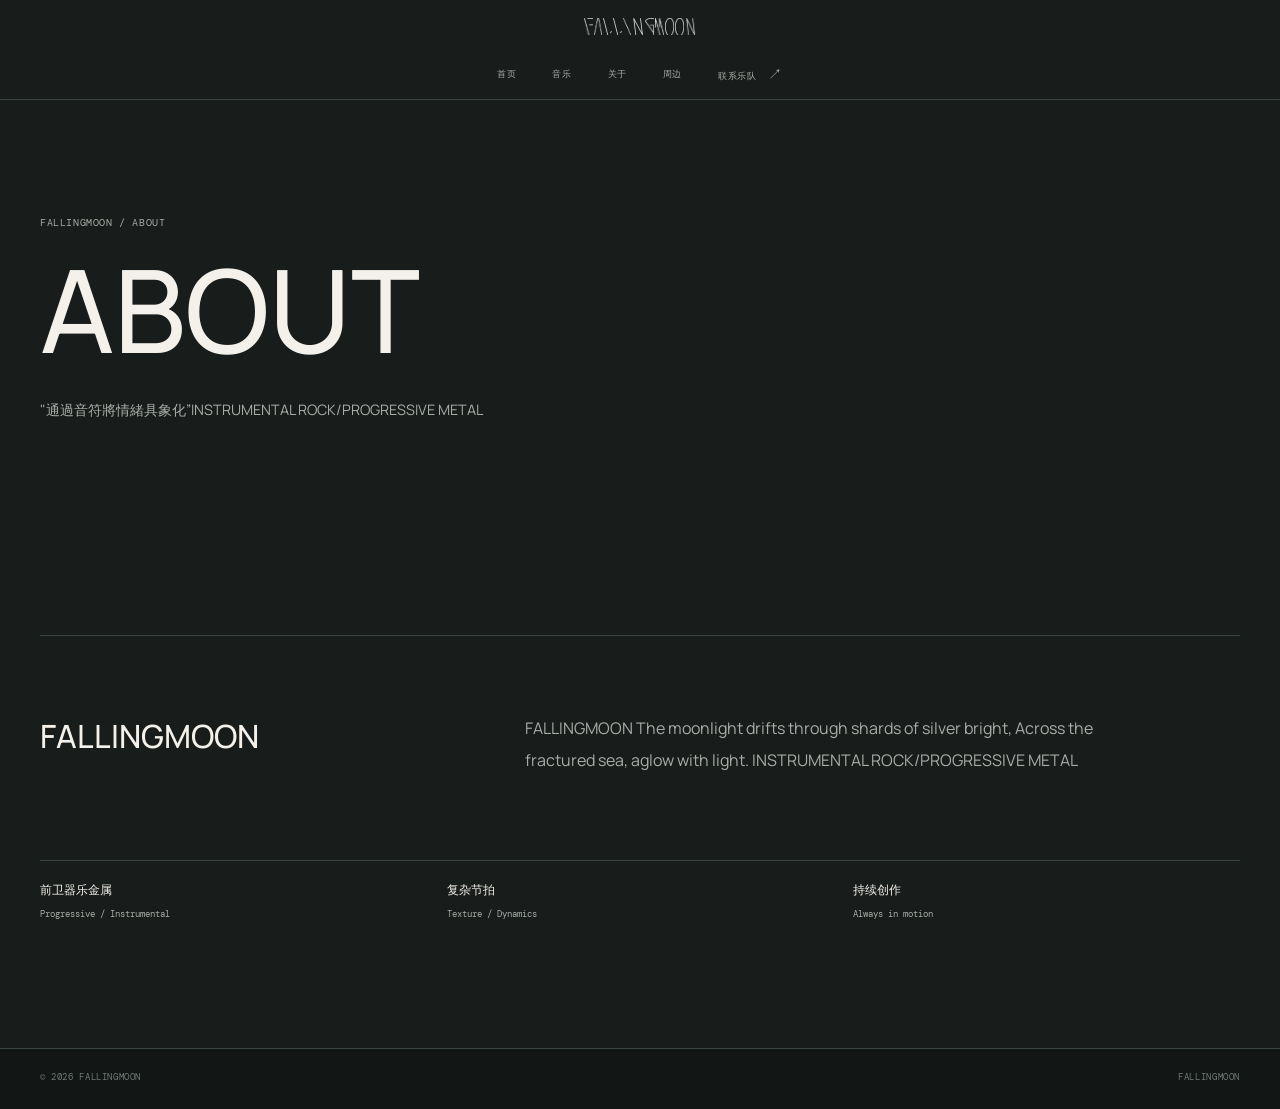
<file: about.html>
<!doctype html>
<html lang="zh-CN">

<head>
  <meta charset="UTF-8">
  <meta name="viewport" content="width=device-width, initial-scale=1.0">
  <meta name="description" content="关于 FALLINGMOON。前卫器乐金属摇滚乐队。">
  <meta name="theme-color" content="#181c1b">
  <title>关于 / FALLINGMOON</title>
  <link rel="icon" type="image/png" href="img/FALLINGMOON.png">
  <link rel="stylesheet" href="styles.css">
</head>

<body class="subpage about-page">
  <header class="site-header" id="siteHeader">
    <nav class="site-nav shell" aria-label="主导航">
      <a class="brand" href="index.html" aria-label="回到首页"><span class="brand__name brand__glyph-word"
          data-glyph-word="FALLINGMOON" aria-label="FALLINGMOON"></span></a>
      <button class="menu-toggle" id="menuToggle" type="button" aria-label="打开导航"
        aria-expanded="false"><span></span><span></span></button>
      <div class="nav-panel" id="navPanel">
        <a class="nav-link" href="index.html">首页</a>
        <a class="nav-link" href="music.html">音乐</a>
        <a class="nav-link is-active" href="about.html">关于</a>
        <a class="nav-link" href="index.html#merch">周边</a>
        <a class="nav-link nav-link--contact" href="contact.html">联系乐队 <span>↗</span></a>
      </div>
    </nav>
  </header>

  <main class="subpage-main">
    <section class="subpage-hero">
      <div class="shell">
        <p class="subpage-kicker">FALLINGMOON / ABOUT</p>
        <h1 class="subpage-title">ABOUT</h1>
        <p class="subpage-copy">"通過音符將情緒具象化”INSTRUMENTAL
          ROCK/PROGRESSIVE METAL</p>
      </div>
    </section>

    <section class="about-page-content section" id="about">
      <div class="shell">
        <div class="about-page-grid">
          <h2>FALLINGMOON</h2>
          <p>FALLINGMOON The moonlight drifts through shards of
            silver bright, Across the fractured sea, aglow
            with light. INSTRUMENTAL ROCK/PROGRESSIVE
            METAL</p>
        </div>
        <div class="about-page-facts">
          <div><strong>前卫器乐金属</strong><span>Progressive / Instrumental</span></div>
          <div><strong>复杂节拍</strong><span>Texture / Dynamics</span></div>
          <div><strong>持续创作</strong><span>Always in motion</span></div>
        </div>
      </div>
    </section>
  </main>

  <footer class="site-footer">
    <div class="shell site-footer__inner"><span>© 2026 FALLINGMOON</span><span>FALLINGMOON</span></div>
  </footer>
  <script src="script.js"></script>
</body>

</html>
</file>
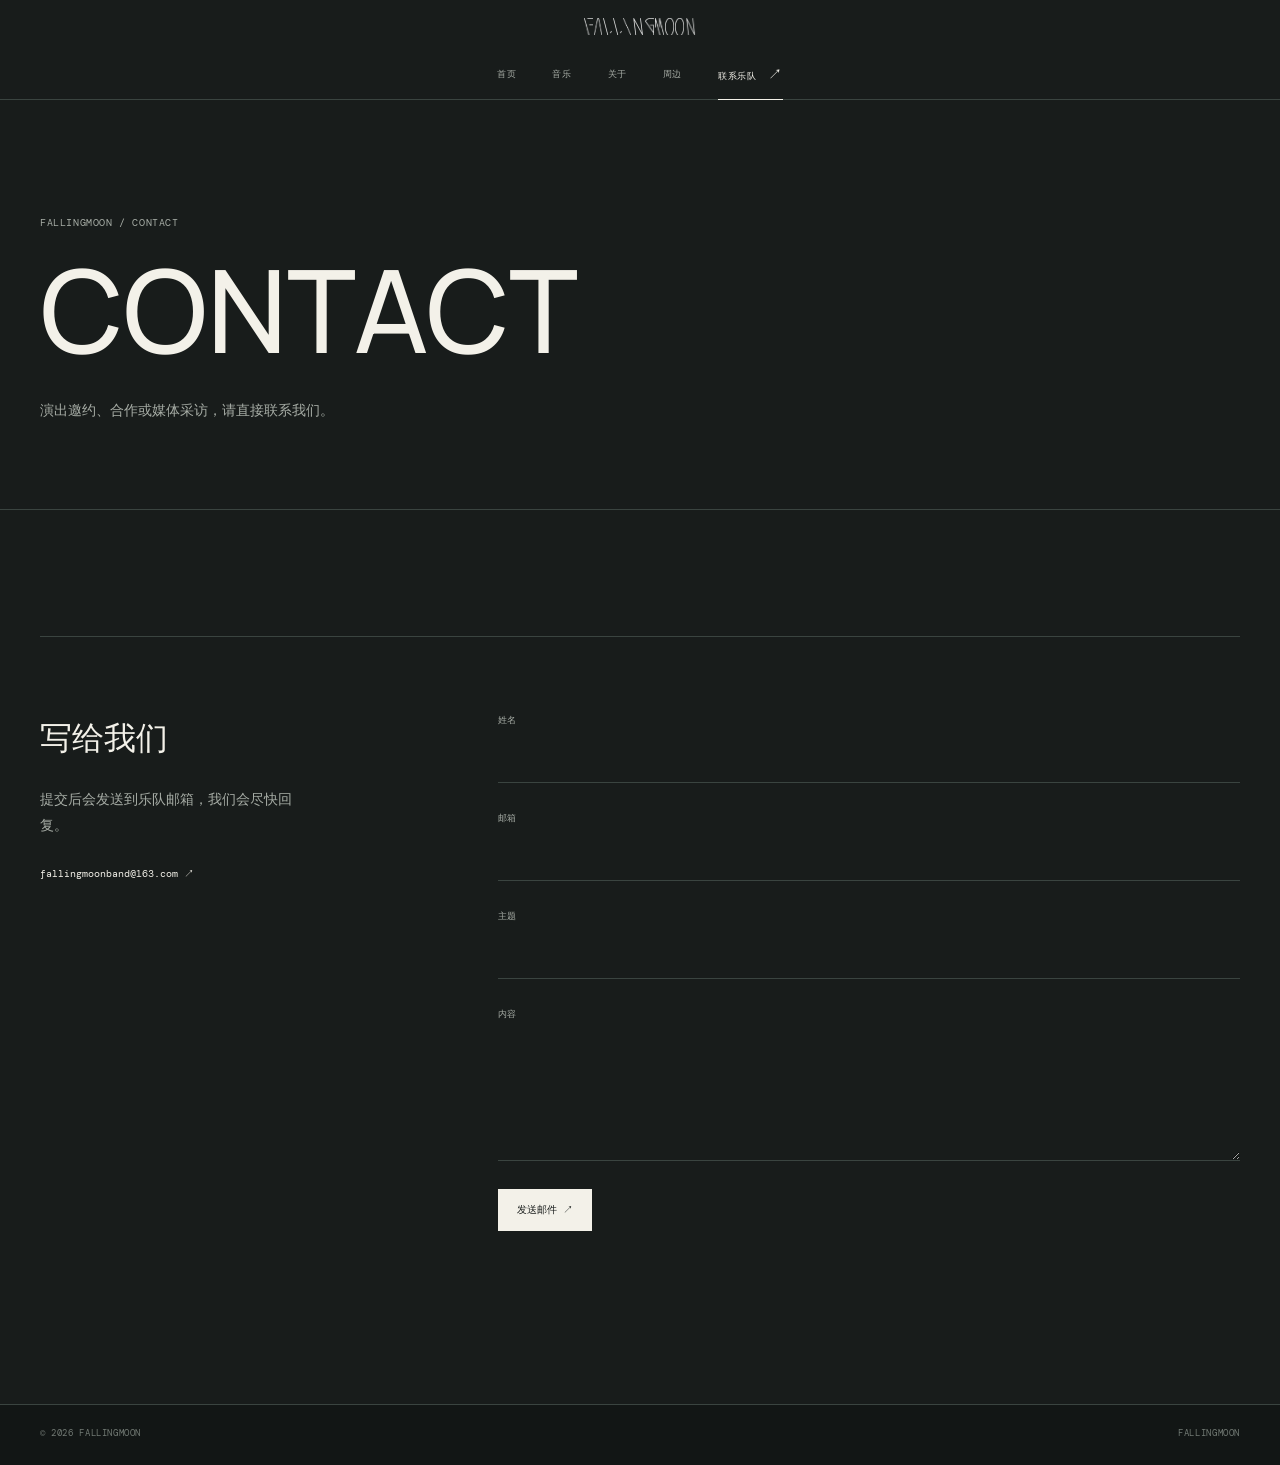
<file: contact.html>
<!doctype html>
<html lang="zh-CN">

<head>
  <meta charset="UTF-8">
  <meta name="viewport" content="width=device-width, initial-scale=1.0">
  <meta name="description" content="联系 FALLINGMOON。">
  <meta name="theme-color" content="#181c1b">
  <title>联系 / FALLINGMOON</title>
  <link rel="icon" type="image/png" href="img/FALLINGMOON.png">
  <link rel="stylesheet" href="styles.css">
</head>

<body class="subpage">
  <header class="site-header" id="siteHeader">
    <nav class="site-nav shell" aria-label="主导航">
      <a class="brand" href="index.html" aria-label="回到首页"><span class="brand__name brand__glyph-word" data-glyph-word="FALLINGMOON" aria-label="FALLINGMOON"></span></a>
      <button class="menu-toggle" id="menuToggle" type="button" aria-label="打开导航" aria-expanded="false"><span></span><span></span></button>
      <div class="nav-panel" id="navPanel">
        <a class="nav-link" href="index.html">首页</a>
        <a class="nav-link" href="music.html">音乐</a>
        <a class="nav-link" href="about.html">关于</a>
        <a class="nav-link" href="index.html#merch">周边</a>
        <a class="nav-link nav-link--contact is-active" href="contact.html">联系乐队 <span>↗</span></a>
      </div>
    </nav>
  </header>

  <main class="subpage-main">
    <section class="subpage-hero">
      <div class="shell">
        <p class="subpage-kicker">FALLINGMOON / CONTACT</p>
        <h1 class="subpage-title">CONTACT</h1>
        <p class="subpage-copy">演出邀约、合作或媒体采访，请直接联系我们。</p>
      </div>
    </section>

    <section class="contact-page section">
      <div class="shell contact-form-wrap">
        <div class="contact-form-note">
          <h2>写给我们</h2>
          <p>提交后会发送到乐队邮箱，我们会尽快回复。</p>
          <a href="mailto:fallingmoonband@163.com">fallingmoonband@163.com ↗</a>
        </div>
        <form class="contact-form" id="contactForm" data-endpoint="https://fallingmoon-contact.1665663734.workers.dev" data-web3forms-key="6ed68070-ac8f-41bb-ab2d-5cef7253cd21">
          <div class="form-field"><label for="name">姓名</label><input id="name" name="name" type="text" autocomplete="name" required></div>
          <div class="form-field"><label for="email">邮箱</label><input id="email" name="email" type="email" autocomplete="email" required></div>
          <div class="form-field"><label for="subject">主题</label><input id="subject" name="subject" type="text" required></div>
          <div class="form-field"><label for="message">内容</label><textarea id="message" name="message" required></textarea></div>
          <button class="form-submit" type="submit">发送邮件 ↗</button>
          <p class="form-status" id="formStatus" aria-live="polite"></p>
        </form>
      </div>
    </section>
  </main>

  <footer class="site-footer"><div class="shell site-footer__inner"><span>© 2026 FALLINGMOON</span><span>FALLINGMOON</span></div></footer>
  <script src="script.js"></script>
</body>

</html>
</file>
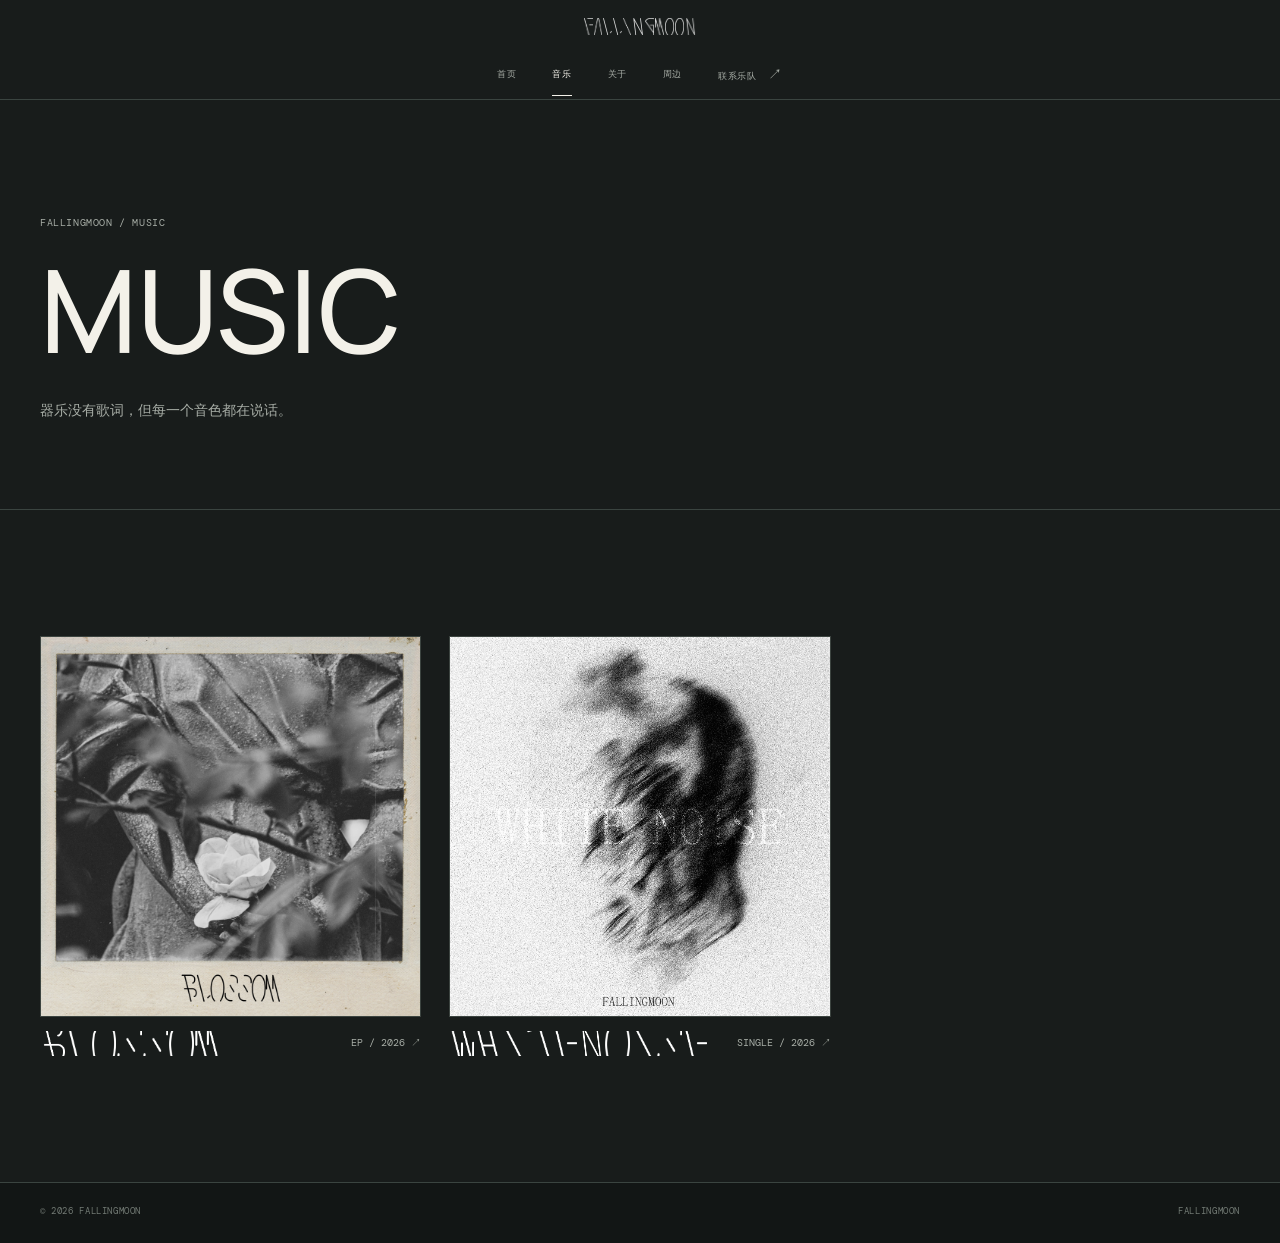
<file: music.html>
<!doctype html>
<html lang="zh-CN">

<head>
  <meta charset="UTF-8">
  <meta name="viewport" content="width=device-width, initial-scale=1.0">
  <meta name="description" content="FALLINGMOON 音乐作品。">
  <meta name="theme-color" content="#181c1b">
  <title>音乐 / FALLINGMOON</title>
  <link rel="icon" type="image/png" href="img/FALLINGMOON.png">
  <link rel="stylesheet" href="styles.css">
</head>

<body class="subpage">
  <header class="site-header" id="siteHeader">
    <nav class="site-nav shell" aria-label="主导航">
      <a class="brand" href="index.html" aria-label="回到首页">
        <span class="brand__name brand__glyph-word" data-glyph-word="FALLINGMOON" aria-label="FALLINGMOON"></span>
      </a>
      <button class="menu-toggle" id="menuToggle" type="button" aria-label="打开导航" aria-expanded="false"><span></span><span></span></button>
      <div class="nav-panel" id="navPanel">
        <a class="nav-link" href="index.html">首页</a>
        <a class="nav-link is-active" href="music.html">音乐</a>
        <a class="nav-link" href="about.html">关于</a>
        <a class="nav-link" href="index.html#merch">周边</a>
        <a class="nav-link nav-link--contact" href="contact.html">联系乐队 <span>↗</span></a>
      </div>
    </nav>
  </header>

  <main class="subpage-main">
    <section class="subpage-hero">
      <div class="shell">
        <p class="subpage-kicker">FALLINGMOON / MUSIC</p>
        <h1 class="subpage-title">MUSIC</h1>
        <p class="subpage-copy">器乐没有歌词，但每一个音色都在说话。</p>
      </div>
    </section>

    <section class="music-archive section" aria-label="FALLINGMOON 音乐作品">
      <div class="shell">
        <div class="music-archive-grid">
          <a class="music-archive-card" href="https://music.163.com/#/artist?id=94501654" target="_blank" rel="noopener">
            <img src="img/封面/EP/BLOSSOM.jpg" alt="BLOSSOM EP 封面">
            <div class="music-archive-card__name">
              <span class="music-archive-card__glyph" data-glyph-word="BLOSSOM" aria-label="BLOSSOM"></span>
              <span>EP / 2026 ↗</span>
            </div>
          </a>
          <a class="music-archive-card" href="https://music.163.com/#/artist?id=94501654" target="_blank" rel="noopener">
            <img src="img/封面/单曲/WHITE NOISE_封面.jpg" alt="WHITE NOISE 单曲封面">
            <div class="music-archive-card__name">
              <span class="music-archive-card__glyph" data-glyph-word="WHITE NOISE" aria-label="WHITE NOISE"></span>
              <span>SINGLE / 2026 ↗</span>
            </div>
          </a>
        </div>
      </div>
    </section>
  </main>

  <footer class="site-footer"><div class="shell site-footer__inner"><span>© 2026 FALLINGMOON</span><span>FALLINGMOON</span></div></footer>
  <script src="script.js"></script>
</body>

</html>
</file>
<file: styles.css>
@import url('https://fonts.googleapis.com/css2?family=DM+Mono:wght@400;500&family=Manrope:wght@400;500;600;700;800&display=swap');

:root {
  --paper: #f0efeb;
  --ink: #111211;
  --soft: #62635e;
  --muted: #8e8f88;
  --line: #d5d4ce;
  --dark: #111211;
  --dark-soft: #1a1b1a;
  --dark-line: rgba(240, 239, 235, 0.18);
  --red: var(--ink);
  --shell: min(1180px, calc(100% - 88px));
  --sans: 'Manrope', 'Microsoft YaHei', 'PingFang SC', Arial, sans-serif;
  --mono: 'DM Mono', 'Microsoft YaHei', 'PingFang SC', monospace;
  --ease: cubic-bezier(0.22, 1, 0.36, 1);
}

* { box-sizing: border-box; }
html { overflow-x: hidden; scroll-behavior: smooth; font-size: 16px; }
body { margin: 0; overflow-x: hidden; color: var(--ink); background: var(--paper); font-family: var(--sans); line-height: 1.5; -webkit-font-smoothing: antialiased; }
body.nav-open { overflow: hidden; }
::selection { color: var(--paper); background: var(--red); }
a { color: inherit; text-decoration: none; }
button { font: inherit; }
img { display: block; max-width: 100%; }
.shell { width: var(--shell); margin-inline: auto; }

.brand__name, .nav-link, .header-cta, .button, .text-link, .release-feature__meta, .release-card__number, .live-row__date span, .site-footer {
  font-family: var(--mono);
  letter-spacing: 0.07em;
  text-transform: uppercase;
}

.site-header { position: relative; z-index: 20; border-bottom: 1px solid var(--line); color: var(--ink); background: var(--paper); }
.site-nav { position: relative; display: grid; grid-template-columns: 1fr auto 1fr; grid-template-rows: auto auto; align-items: center; padding-top: 22px; }
.site-nav::before { position: absolute; top: 0; left: 50%; width: 1px; height: 8px; background: var(--line); content: ''; }
.brand { grid-column: 2; display: inline-flex; align-items: center; justify-content: center; gap: 9px; width: fit-content; margin: 0 auto 18px; }
.brand__name { color: var(--ink); font-size: 0.78rem; letter-spacing: 0.17em; }
.brand__glyph-word { display: flex; align-items: center; height: 17px; gap: 1px; }
.brand__glyph-word img { width: auto; height: 100%; filter: none; opacity: 0.9; }
.nav-panel { grid-column: 1 / -1; display: flex; align-items: center; justify-content: center; gap: 42px; padding: 13px 0 15px; border-top: 1px solid var(--line); }
.nav-link { position: relative; color: var(--soft); font-size: 0.59rem; transition: color 0.25s ease; }
.nav-link:hover, .nav-link.is-active { color: var(--ink); }
.nav-link.is-active::after { position: absolute; right: 0; bottom: -16px; left: 0; height: 1px; background: var(--ink); content: ''; }
.nav-link small { display: none; }
.nav-link--contact { color: var(--red); }
.nav-link span, .header-cta span { margin-left: 6px; font-family: var(--sans); font-size: 0.9rem; }
.header-cta { position: absolute; right: 0; bottom: 16px; color: var(--soft); font-size: 0.57rem; transition: color 0.25s ease; }
.header-cta:hover { color: var(--ink); }
.menu-toggle { display: none; }

.hero { position: relative; min-height: 720px; height: min(88vh, 840px); overflow: hidden; color: var(--paper); background: var(--dark); }
.hero__image-wrap { position: absolute; z-index: 0; top: 68px; right: 0; bottom: 0; width: min(54vw, 690px); overflow: hidden; background: var(--dark-soft); }
.hero__image-wrap::after { position: absolute; inset: 0; background: rgba(17, 18, 17, 0.08); content: ''; pointer-events: none; }
.hero__image { width: 100%; height: 100%; object-fit: cover; filter: grayscale(0.3) saturate(0.75) contrast(1.06); transform: scale(1.02); transition: transform 1.2s var(--ease); }
.hero:hover .hero__image { transform: scale(1.04); }
.hero__content { position: relative; z-index: 1; display: flex; flex-direction: column; height: 100%; padding-top: 100px; padding-bottom: 45px; }
.hero__title { display: flex; flex-direction: column; gap: 0; width: 55%; margin: auto 0 43px -5px; font-size: clamp(4.8rem, 10vw, 10.2rem); line-height: 0.76; }
.hero__title .hero__glyph-row { display: flex; align-items: stretch; height: 0.76em; gap: 0; margin-left: 0 !important; color: initial; -webkit-text-stroke: 0; }
.hero__title .hero__glyph-row--outline { margin-left: 0.43em !important; opacity: 0.76; }
.hero__glyph-row img { width: auto; height: 100%; filter: invert(1); object-fit: contain; }
.hero__bottom { display: flex; align-items: flex-end; justify-content: space-between; width: 53%; gap: 25px; }
.hero__lead { margin: 0; color: rgba(240, 239, 235, 0.72); font-size: 0.87rem; line-height: 1.9; }
.hero__actions { display: flex; align-items: center; gap: 20px; }
.button { display: inline-flex; align-items: center; justify-content: center; gap: 11px; min-height: 42px; padding: 0 17px; border: 1px solid transparent; font-size: 0.58rem; transition: background 0.3s ease, color 0.3s ease, transform 0.3s var(--ease); }
.button:hover { transform: translateY(-2px); }
.button span, .text-link span { font-family: var(--sans); font-size: 0.95rem; line-height: 0; }
.button--lime { color: var(--ink); background: var(--paper); }
.button--lime:hover { color: var(--paper); background: var(--red); }
.button--dark { color: var(--paper); border-color: rgba(240, 239, 235, 0.45); background: transparent; }
.button--dark:hover { color: var(--ink); border-color: var(--paper); background: var(--paper); }
.text-link { color: rgba(240, 239, 235, 0.66); font-size: 0.58rem; transition: color 0.25s ease; }
.text-link:hover { color: var(--paper); }
.hero__stamp { display: none; }
.section { padding: 150px 0; }
.music-section, .live-section { background: var(--paper); }
.section-heading { position: relative; margin-bottom: 74px; }
.section-heading h2 { max-width: 820px; margin: 0; color: var(--ink); font-size: clamp(2.5rem, 5vw, 5rem); font-weight: 500; letter-spacing: 0; line-height: 1; }
.section-heading h2 span { color: var(--muted); font-size: 0.38em; font-weight: 400; letter-spacing: 0; }

.release-feature { display: grid; grid-template-columns: minmax(320px, 0.92fr) minmax(390px, 1.08fr); min-height: 500px; background: transparent; }
.release-feature__visual { position: relative; min-height: 500px; overflow: hidden; background: #d8d7d1; }
.release-feature__visual::after { position: absolute; inset: 0; background: rgba(17, 18, 17, 0.05); content: ''; }
.release-feature__visual img { width: 100%; height: 100%; object-fit: cover; transition: transform 1s var(--ease); }
.release-feature:hover .release-feature__visual img { transform: scale(1.03); }
.release-feature__index, .release-feature__badge { position: absolute; z-index: 1; color: var(--ink); font-family: var(--mono); font-size: 0.57rem; letter-spacing: 0.08em; }
.release-feature__index { top: 18px; left: 19px; }
.release-feature__badge { right: 19px; bottom: 18px; color: var(--paper); }
.release-feature__body { display: flex; flex-direction: column; justify-content: space-between; padding: 22px 0 10px 72px; }
.release-feature__meta { display: flex; gap: 17px; color: var(--muted); font-size: 0.57rem; }
.release-glyph-title { display: flex; align-items: stretch; height: clamp(4rem, 8.4vw, 8rem); gap: 1px; margin: 35px 0 0 -4px !important; }
.release-glyph-title img { width: auto; height: 100%; filter: none; object-fit: contain; }
.release-glyph-title--small { height: 1.35rem; margin: 8px 0 0 !important; }
.release-feature__desc { max-width: 400px; margin: 28px 0 0; color: var(--soft); font-size: 0.86rem; line-height: 1.9; }
.release-feature__rule { width: 100%; height: 1px; margin-top: auto; background: var(--line); }
.release-feature__footer { display: flex; align-items: flex-end; justify-content: space-between; gap: 20px; padding-top: 23px; }
.release-feature__footer p { margin: 7px 0 0; color: var(--soft); font-size: 0.63rem; }
.release-feature__footer .button--dark { color: var(--ink); border-color: var(--ink); }
.release-feature__footer .button--dark:hover { color: var(--paper); border-color: var(--ink); background: var(--ink); }

.release-grid { display: grid; grid-template-columns: minmax(280px, 0.7fr) minmax(260px, 0.3fr); gap: 55px; margin-top: 105px; }
.release-card__image { position: relative; aspect-ratio: 1.6; overflow: hidden; background: #dddcd6; }
.release-card__image img { width: 100%; height: 100%; object-fit: cover; filter: grayscale(0.68); transition: transform 0.9s var(--ease), filter 0.5s ease; }
.release-card:hover .release-card__image img { transform: scale(1.04); filter: grayscale(0); }
.release-card__number { position: absolute; top: 15px; left: 17px; color: var(--ink); font-size: 0.57rem; }
.release-card__play { position: absolute; right: 17px; bottom: 15px; display: grid; width: 35px; height: 35px; place-items: center; color: var(--paper); background: var(--ink); font-size: 0.95rem; transition: transform 0.3s var(--ease), background 0.3s ease; }
.release-card__play:hover { color: var(--ink); background: var(--paper); transform: rotate(45deg); }
.release-card__info { display: flex; align-items: flex-start; justify-content: space-between; padding-top: 15px; }
.release-card__info h3 { margin: 8px 0 0; color: var(--ink); font-size: 1.32rem; font-weight: 500; letter-spacing: 0; }
.release-card__arrow { color: var(--ink); font-size: 1.1rem; }
.release-note { display: flex; flex-direction: column; justify-content: space-between; padding: 12px 0 5px; border-top: 1px solid var(--line); }
.release-note__mark { color: var(--ink); font-family: Georgia, serif; font-size: 4rem; line-height: 0.6; }
.release-note p { margin: 0; color: var(--ink); font-size: 0.94rem; line-height: 1.85; }

.about-section { display: grid; grid-template-columns: minmax(400px, 0.9fr) minmax(420px, 1.1fr); align-items: stretch; padding: 0; color: var(--paper); background: var(--dark); }
.about-section__image { position: relative; min-height: 730px; overflow: hidden; }
.about-section__image::after { position: absolute; inset: 0; background: rgba(17, 18, 17, 0.2); content: ''; }
.about-section__image img { width: 100%; height: 100%; object-fit: cover; filter: grayscale(1) contrast(1.1); }
.about-section__body { display: flex; flex-direction: column; justify-content: center; padding-top: 90px; padding-bottom: 90px; }
.about-section__body h2 { max-width: 650px; margin: 0 0 30px; color: var(--paper); font-size: clamp(2.5rem, 5vw, 4.8rem); font-weight: 500; letter-spacing: 0; line-height: 1; }
.about-section__body h2 em, .contact-section h2 em { color: var(--paper); font-style: normal; }
.about-section__copy { max-width: 440px; color: rgba(240, 239, 235, 0.66); font-size: 0.85rem; line-height: 2; }
.about-section__facts { display: grid; grid-template-columns: repeat(3, 1fr); gap: 18px; max-width: 550px; margin-top: 63px; padding-top: 17px; border-top: 1px solid var(--dark-line); }
.about-section__facts strong { display: block; color: var(--paper); font-size: 0.66rem; font-weight: 400; line-height: 1.7; }

.section-heading--row { display: flex; align-items: flex-end; justify-content: space-between; }
.live-list { border-top: 1px solid var(--line); }
.live-row { display: grid; grid-template-columns: 150px 1fr 150px; align-items: center; gap: 22px; min-height: 108px; border-bottom: 1px solid var(--line); transition: padding 0.3s var(--ease), background 0.3s ease; }
.live-row:hover { padding-inline: 14px; background: #e7e6e0; }
.live-row__date { display: flex; align-items: baseline; gap: 9px; }
.live-row__date strong { color: var(--ink); font-size: 2.65rem; font-weight: 500; letter-spacing: 0; line-height: 1; }
.live-row__date span { color: var(--muted); font-size: 0.56rem; }
.live-row__place strong { display: block; color: var(--ink); font-size: 0.93rem; font-weight: 500; letter-spacing: 0; }
.live-row__place span { display: block; margin-top: 5px; color: var(--soft); font-size: 0.71rem; }
.live-row__link { justify-self: end; color: var(--ink); font-family: var(--mono); font-size: 0.6rem; }
.live-row__link span { margin-left: 6px; font-family: var(--sans); font-size: 0.95rem; }
.live-row__link:hover { color: var(--red); }
.live-row__link--muted { color: var(--muted); }

.contact-section { position: relative; min-height: 590px; overflow: hidden; color: var(--ink); background: var(--paper); }
.contact-section__orbit { display: none; }
.contact-section__inner { display: flex; flex-direction: column; justify-content: center; min-height: 590px; }
.contact-section h2 { max-width: 650px; margin: 0 0 25px; color: var(--ink); font-size: clamp(2.6rem, 5vw, 5.2rem); font-weight: 500; letter-spacing: 0; line-height: 1; }
.contact-section h2 em { color: var(--ink); }
.contact-section__copy { max-width: 360px; margin: 0; color: var(--soft); font-size: 0.84rem; line-height: 1.9; }
.contact-section__email { width: fit-content; margin-top: 38px; padding-bottom: 6px; color: var(--ink); border-bottom: 1px solid var(--ink); font-family: var(--mono); font-size: clamp(0.63rem, 1.15vw, 0.84rem); letter-spacing: 0.05em; }
.contact-section__email span { margin-left: 8px; font-family: var(--sans); font-size: 1rem; }
.contact-section__links { display: flex; gap: 22px; margin-top: 38px; }
.contact-section__links a { color: var(--soft); font-family: var(--mono); font-size: 0.58rem; transition: color 0.25s ease; }
.contact-section__links a:hover { color: var(--ink); }
.contact-section__links span { margin-left: 4px; color: var(--ink); font-family: var(--sans); font-size: 0.86rem; }

.site-footer { padding: 22px 0 25px; color: var(--muted); background: var(--dark); font-size: 0.55rem; }
.site-footer__inner { display: flex; justify-content: space-between; gap: 20px; }
.reveal, .reveal.is-visible { opacity: 1; transform: none; }

.music-section .section-heading, .music-section .release-feature, .music-section .release-grid { display: none; }
.home-overview { display: grid; grid-template-columns: 1.18fr 0.84fr 1.16fr; gap: 68px; min-height: 520px; }
.overview-heading { display: flex; align-items: flex-start; justify-content: space-between; min-height: 58px; }
.overview-heading h2 { margin: 0; color: var(--ink); font-size: clamp(2rem, 3.1vw, 3.35rem); font-weight: 500; letter-spacing: 0; line-height: 0.98; }
.overview-heading a, .overview-more { color: var(--ink); font-family: Georgia, serif; font-size: 1.2rem; font-style: italic; }
.overview-heading a span, .overview-more span { display: inline-block; margin-left: 8px; font-family: var(--sans); font-size: 0.82rem; font-style: normal; }
.overview-release__cover { display: block; width: min(100%, 300px); margin: 105px auto 0; }
.overview-release__cover img { width: 100%; aspect-ratio: 1; object-fit: cover; filter: grayscale(0.4); transition: transform 0.8s var(--ease), filter 0.5s ease; }
.overview-release__cover:hover img { filter: grayscale(0); transform: translateY(-6px); }
.overview-release__caption { display: flex; align-items: flex-end; justify-content: space-between; width: min(100%, 300px); margin: 10px auto 0; color: var(--ink); font-family: var(--mono); font-size: 0.72rem; }
.release-glyph-title--tiny { height: 1.55rem; margin: 0 !important; }
.overview-live__event { display: flex; flex-direction: column; gap: 8px; margin-top: 113px; color: var(--ink); }
.overview-live__event span, .overview-live__event small { color: var(--soft); font-family: var(--mono); font-size: 0.68rem; }
.overview-live__event strong { font-size: 1rem; font-weight: 500; }
.overview-live__event small { font-family: var(--sans); font-size: 0.78rem; }
.overview-more { display: inline-block; margin-top: 116px; font-size: 1rem; }
.overview-news ul { margin: 112px 0 0; padding: 0; list-style: none; }
.overview-news li { display: block; padding: 16px 0; border-bottom: 1px solid var(--line); color: var(--ink); font-family: var(--mono); font-size: 0.66rem; }
.overview-news li:first-child { border-top: 1px solid var(--line); }
.overview-news li a { transition: color 0.25s ease; }
.overview-news li a:hover { color: var(--red); }
.release-gallery { display: grid; grid-template-columns: 1.28fr 0.86fr; align-items: start; gap: 42px; max-width: 920px; margin-top: 110px; }
.release-gallery__item { position: relative; display: block; overflow: hidden; }
.release-gallery__item img { width: 100%; aspect-ratio: 1.12; object-fit: cover; filter: grayscale(0.52); transition: transform 0.8s var(--ease), filter 0.5s ease; }
.release-gallery__item--large img { aspect-ratio: 1.48; }
.release-gallery__item:hover img { filter: grayscale(0); transform: scale(1.03); }
.release-gallery__item span { display: block; margin-top: 10px; color: var(--ink); font-family: var(--mono); font-size: 0.61rem; }

@media (max-width: 980px) {
  :root { --shell: min(100% - 48px, 760px); }
  .nav-panel { gap: 25px; }
  .header-cta { display: none; }
  .hero__image-wrap { width: 55vw; }
  .hero__title { width: 55%; }
  .release-feature { grid-template-columns: 0.82fr 1.18fr; }
  .release-feature__body { padding-left: 42px; }
  .about-section { grid-template-columns: 0.84fr 1.16fr; }
  .about-section__body { padding-inline: 48px; }
}

@media (max-width: 720px) {
  :root { --shell: calc(100% - 40px); }
  .site-nav { display: flex; height: 68px; padding: 0; }
  .site-nav::before { display: none; }
  .brand { margin: 0; }
  .brand__glyph-word { height: 15px; }
  .menu-toggle { position: relative; z-index: 3; display: block; width: 38px; height: 38px; margin-left: auto; padding: 0; border: 1px solid var(--line); background: transparent; color: var(--ink); cursor: pointer; }
  .menu-toggle span { display: block; width: 14px; height: 1px; margin: 5px auto; background: currentColor; transition: transform 0.3s var(--ease); }
  .menu-toggle.is-open span:first-child { transform: translateY(3px) rotate(45deg); }
  .menu-toggle.is-open span:last-child { transform: translateY(-3px) rotate(-45deg); }
  .nav-panel { position: fixed; z-index: 2; top: 0; bottom: 0; left: 0; display: flex; width: 100%; flex-direction: column; align-items: flex-start; justify-content: center; gap: 25px; padding: 40px; border: 0; background: var(--paper); transform: translateX(-100%); transition: transform 0.55s var(--ease); }
  .nav-panel.is-open { transform: translateX(0); }
  .nav-link { color: var(--ink); font-family: var(--sans); font-size: 1.03rem; font-weight: 500; }
  .nav-link small { display: inline; margin-left: 7px; color: var(--red); font-family: var(--mono); font-size: 0.57rem; }
  .nav-link.is-active::after { bottom: -7px; }
  .hero { min-height: 730px; height: calc(100svh - 68px); }
  .hero__image-wrap { top: 158px; right: 20px; bottom: auto; width: calc(100% - 40px); height: 360px; }
  .hero__content { position: relative; padding-top: 43px; padding-bottom: 32px; }
  .hero__title { display: none; }
  .hero__bottom { position: absolute; right: 0; bottom: 30px; left: 0; display: block; width: 100%; }
  .hero__lead { font-size: 0.82rem; }
  .hero__actions { align-items: flex-start; flex-direction: column; gap: 16px; margin-top: 22px; }
  .section { padding: 91px 0; }
  .section-heading { margin-bottom: 47px; }
  .section-heading h2 { font-size: clamp(2.5rem, 13vw, 4.3rem); }
  .release-feature { display: block; min-height: 0; }
  .release-feature__visual { min-height: 0; aspect-ratio: 1 / 1.05; }
  .release-feature__body { min-height: 405px; padding: 28px 0 0; }
  .release-glyph-title { height: clamp(3.7rem, 20vw, 6.1rem); }
  .release-glyph-title--small { height: 1.1rem; }
  .release-feature__desc { margin-top: 21px; font-size: 0.82rem; }
  .release-feature__footer { align-items: flex-start; flex-direction: column; padding-top: 18px; }
  .release-feature__footer .button { width: 100%; }
  .release-grid { grid-template-columns: 1fr; gap: 42px; margin-top: 82px; }
  .release-card__image { aspect-ratio: 1.3; }
  .release-note { min-height: 170px; }
  .about-section { display: block; }
  .about-section__image { min-height: 420px; }
  .about-section__body { min-height: 610px; padding-top: 78px; padding-bottom: 78px; }
  .about-section__body h2 { font-size: clamp(2.5rem, 13vw, 4.3rem); }
  .about-section__facts { grid-template-columns: 1fr 1fr; gap: 25px 14px; margin-top: 50px; }
  .about-section__facts div:last-child { grid-column: 1 / -1; }
  .section-heading--row { display: block; }
  .live-row { grid-template-columns: 1fr auto; gap: 11px 18px; min-height: 148px; padding: 19px 0; }
  .live-row:hover { padding-inline: 0; background: transparent; }
  .live-row__date { grid-column: 1 / -1; }
  .live-row__date strong { font-size: 2.2rem; }
  .live-row__link { grid-column: 2; justify-self: end; }
  .contact-section, .contact-section__inner { min-height: 600px; }
  .contact-section__inner { padding-top: 82px; padding-bottom: 82px; }
  .contact-section h2 { font-size: clamp(2.7rem, 14vw, 4.5rem); }
  .contact-section__email { margin-top: 34px; font-size: 0.62rem; }
  .contact-section__links { flex-wrap: wrap; gap: 15px 18px; margin-top: 35px; }
  .site-footer__inner { flex-direction: column; gap: 8px; }

  .home-overview { grid-template-columns: 1fr; gap: 80px; min-height: 0; }
  .overview-heading { min-height: 46px; }
  .overview-release__cover { margin-top: 46px; }
  .overview-live__event { margin-top: 50px; }
  .overview-more { margin-top: 44px; }
  .overview-news ul { margin-top: 44px; }
  .release-gallery { grid-template-columns: 1fr; gap: 42px; max-width: none; margin-top: 90px; }
}

:root {
  --paper: #0d0f0f;
  --ink: #f1f0eb;
  --soft: #a3a59f;
  --muted: #676b66;
  --line: #2b302d;
  --dark: #070808;
  --dark-soft: #151817;
  --dark-line: rgba(241, 240, 235, 0.18);
}

body { color: var(--ink); background: var(--paper); }
::selection { color: var(--paper); background: var(--ink); }
.site-header { color: var(--ink); border-color: var(--line); background: var(--paper); }
.brand__name, .nav-link { color: var(--ink); }
.brand__glyph-word img, .hero__glyph-row img { filter: invert(1); }
.nav-link { color: var(--soft); }
.nav-link:hover, .nav-link.is-active, .nav-link--contact { color: var(--ink); }
.nav-link.is-active::after { background: var(--ink); }
.hero { color: var(--ink); background: var(--paper); }
.hero__image-wrap { border: 1px solid var(--line); background: #050606; }
.hero__image { filter: none; }
.hero__title { color: var(--ink); }
.hero__title .hero__glyph-row--outline { opacity: 0.55; }
.hero__lead, .text-link { color: var(--soft); }
.text-link:hover { color: var(--ink); }
.button--dark { color: var(--paper); border-color: var(--ink); background: var(--ink); }
.button--dark:hover { color: var(--ink); border-color: var(--ink); background: transparent; }
.section, .music-section, .live-section { color: var(--ink); background: var(--paper); }
.overview-heading h2, .section-heading h2 { color: var(--ink); }
.overview-heading a, .overview-more, .section-link { color: var(--ink); }
.overview-news li { border-color: var(--line); color: var(--ink); }
.overview-news li a:hover { color: var(--soft); }
.home-overview { grid-template-columns: minmax(0, 1.28fr) minmax(260px, 0.72fr); gap: 76px; min-height: 0; }
.overview-release .release-gallery { grid-template-columns: repeat(2, minmax(0, 1fr)); gap: 24px; max-width: none; margin: 66px 0 0; }
.release-gallery__item { overflow: visible; }
.release-gallery__item img { aspect-ratio: 1; filter: grayscale(0.2); border: 1px solid var(--line); }
.release-gallery__item:hover img { filter: grayscale(0); transform: translateY(-4px); }
.release-gallery__item span { color: var(--ink); }
.overview-news ul { margin-top: 66px; }

.video-section { border-top: 1px solid var(--line); background: var(--dark-soft); }
.video-section .section-heading { align-items: baseline; }
.section-link { font-family: var(--mono); font-size: 0.62rem; letter-spacing: 0.05em; }

.merch-section { background: var(--dark); }
.merch-grid { display: grid; grid-template-columns: repeat(2, minmax(0, 1fr)); gap: 24px; margin-top: 42px; }
.merch-card { display: block; color: var(--ink); }
.merch-card img { width: 100%; aspect-ratio: 1.5; object-fit: cover; border: 1px solid var(--line); filter: grayscale(0.35) brightness(0.78); transition: filter 0.4s ease, transform 0.6s var(--ease); }
.merch-card:hover img { filter: grayscale(0) brightness(0.95); transform: translateY(-4px); }
.merch-card span { display: block; margin-top: 12px; color: var(--ink); font-family: var(--mono); font-size: 0.62rem; }
.site-footer { color: var(--muted); border-top: 1px solid var(--line); background: var(--dark); }

.subpage-main { min-height: calc(100vh - 118px); background: var(--paper); }
.subpage-hero { padding: 116px 0 84px; border-bottom: 1px solid var(--line); }
.subpage-kicker { margin: 0 0 28px; color: var(--soft); font-family: var(--mono); font-size: 0.62rem; letter-spacing: 0.06em; }
.subpage-title { margin: 0; color: var(--ink); font-size: clamp(3.8rem, 9vw, 9rem); font-weight: 500; letter-spacing: 0; line-height: 0.9; }
.subpage-copy { max-width: 480px; margin: 34px 0 0; color: var(--soft); font-size: 0.9rem; line-height: 2; }
.music-archive { padding-top: 96px; padding-bottom: 130px; }
.music-archive-grid { display: grid; grid-template-columns: repeat(3, minmax(0, 1fr)); gap: 28px; }
.music-archive-card { display: block; color: var(--ink); }
.music-archive-card img { width: 100%; aspect-ratio: 1; object-fit: cover; border: 1px solid var(--line); filter: grayscale(0.2); transition: filter 0.4s ease, transform 0.6s var(--ease); }
.music-archive-card:hover img { filter: grayscale(0); transform: translateY(-5px); }
.music-archive-card__name { display: flex; align-items: center; justify-content: space-between; gap: 12px; margin-top: 14px; }
.music-archive-card__name span { color: var(--soft); font-family: var(--mono); font-size: 0.62rem; }
.music-archive-card__glyph { display: flex; align-items: stretch; height: 1.55rem; gap: 1px; }
.music-archive-card__glyph img { width: auto; height: 100%; border: 0; filter: invert(1); }

.about-page .subpage-hero { border-bottom: 0; }
.about-page-content { padding-bottom: 130px; }
.about-page-grid { display: grid; grid-template-columns: 0.7fr 1.3fr; gap: 100px; padding-top: 76px; border-top: 1px solid var(--line); }
.about-page-grid h2 { margin: 0; color: var(--ink); font-size: 2rem; font-weight: 500; }
.about-page-grid p { max-width: 580px; margin: 0; color: var(--soft); font-size: 1rem; line-height: 2; }
.about-page-facts { display: grid; grid-template-columns: repeat(3, 1fr); gap: 20px; margin-top: 84px; padding-top: 20px; border-top: 1px solid var(--line); }
.about-page-facts strong { display: block; color: var(--ink); font-size: 0.78rem; font-weight: 500; }
.about-page-facts span { display: block; margin-top: 8px; color: var(--soft); font-family: var(--mono); font-size: 0.58rem; }

.contact-page { padding-bottom: 130px; }
.contact-form-wrap { display: grid; grid-template-columns: 0.65fr 1.35fr; gap: 100px; padding-top: 76px; border-top: 1px solid var(--line); }
.contact-form-note h2 { margin: 0; color: var(--ink); font-size: 2rem; font-weight: 500; }
.contact-form-note p { max-width: 260px; margin: 26px 0 0; color: var(--soft); font-size: 0.85rem; line-height: 1.9; }
.contact-form-note a { display: inline-block; margin-top: 28px; color: var(--ink); font-family: var(--mono); font-size: 0.62rem; }
.contact-form { display: grid; gap: 28px; }
.form-field { display: grid; gap: 9px; }
.form-field label { color: var(--soft); font-family: var(--mono); font-size: 0.59rem; letter-spacing: 0.05em; }
.form-field input, .form-field textarea { width: 100%; padding: 11px 0; color: var(--ink); border: 0; border-bottom: 1px solid var(--line); outline: 0; background: transparent; font: inherit; }
.form-field input:focus, .form-field textarea:focus { border-color: var(--ink); }
.form-field textarea { min-height: 130px; resize: vertical; }
.form-submit { width: fit-content; padding: 13px 18px; color: var(--paper); border: 1px solid var(--ink); background: var(--ink); font-family: var(--mono); font-size: 0.62rem; cursor: pointer; }
.form-submit:hover { color: var(--ink); background: transparent; }
.form-submit:disabled { cursor: wait; opacity: 0.5; }
.form-status { min-height: 1.5em; margin: 0; color: var(--soft); font-size: 0.78rem; }

@media (max-width: 720px) {
  .hero { color: var(--ink); background: var(--paper); }
  .hero__image-wrap { border-color: var(--line); }
  .home-overview { grid-template-columns: 1fr; gap: 70px; }
  .overview-release .release-gallery { grid-template-columns: 1fr; gap: 32px; margin-top: 44px; }
  .overview-news ul { margin-top: 30px; }
  .video-section, .merch-section { padding-top: 88px; padding-bottom: 88px; }
  .video-section .section-heading { display: flex; align-items: baseline; justify-content: space-between; gap: 18px; }
  .merch-grid { grid-template-columns: 1fr; gap: 34px; }
  .subpage-hero { padding: 82px 0 66px; }
  .subpage-title { font-size: clamp(3.6rem, 17vw, 6.2rem); }
  .music-archive { padding-top: 68px; padding-bottom: 92px; }
  .music-archive-grid { grid-template-columns: 1fr; gap: 48px; }
  .about-page-content { padding-bottom: 92px; }
  .about-page-grid, .contact-form-wrap { grid-template-columns: 1fr; gap: 52px; padding-top: 52px; }
  .about-page-facts { grid-template-columns: 1fr; gap: 26px; margin-top: 58px; }
  .contact-page { padding-bottom: 92px; }
}

@media (prefers-reduced-motion: reduce) {
  *, *::before, *::after { scroll-behavior: auto !important; animation-duration: 0.01ms !important; animation-iteration-count: 1 !important; transition-duration: 0.01ms !important; }
}

:root {
  --paper: #0d0f0f;
  --ink: #f1f0eb;
  --soft: #a3a59f;
  --muted: #676b66;
  --line: #2b302d;
  --dark: #070808;
  --dark-line: rgba(241, 240, 235, 0.18);
  --shell: min(1200px, calc(100% - 72px));
}

.site-nav::before { display: none; }
.site-nav { padding-top: 18px; }
.brand { margin-bottom: 16px; }
.nav-panel { gap: 36px; padding: 12px 0 14px; border-top: 0; }
.nav-link.is-active::after { bottom: -15px; }
.nav-link--contact { color: var(--soft); }

.hero {
  min-height: 600px;
  height: clamp(600px, calc(100svh - 112px), 780px);
  color: var(--ink);
  background: var(--paper);
}
.hero__image-wrap {
  top: 62px;
  right: max(0px, calc((100vw - 1200px) / 2));
  bottom: 46px;
  width: min(32vw, 420px);
  background: var(--dark);
}
.hero__image-wrap::after { display: none; }
.hero__image {
  object-fit: contain;
  filter: none;
  transform: none;
}
.hero:hover .hero__image { transform: none; }
.hero__content { padding-top: 72px; padding-bottom: 54px; }
.hero__title {
  width: 58%;
  margin: auto 0 38px;
  color: var(--ink);
  font-size: clamp(4.6rem, 9vw, 9.2rem);
}
.hero__title .hero__glyph-row--outline { opacity: 0.62; }
.brand__glyph-word img, .hero__glyph-row img { filter: invert(1); }
.hero__bottom { width: 48%; }
.hero__lead { color: var(--soft); font-size: 0.82rem; line-height: 1.8; }
.hero__actions { gap: 18px; }
.button--dark { color: var(--paper); border-color: var(--ink); background: var(--ink); }
.button--dark:hover { color: var(--ink); border-color: var(--ink); background: transparent; }
.text-link { color: var(--soft); }
.text-link:hover { color: var(--ink); }

.section { padding: 126px 0; }
.home-overview { gap: 54px; min-height: 430px; }
.overview-heading { min-height: 48px; }
.overview-heading h2 { font-size: clamp(1.95rem, 3vw, 3.15rem); font-weight: 500; }
.overview-release__cover { margin-top: 76px; }
.overview-live__event { margin-top: 84px; }
.overview-more { margin-top: 91px; }
.overview-news ul { margin-top: 78px; }
.release-gallery { gap: 36px; max-width: 860px; margin-top: 92px; }
.release-gallery__item img { filter: grayscale(0.28); }

.about-section {
  display: block;
  padding: 0;
  color: var(--ink);
  background: var(--dark-soft);
}
.about-section__body {
  display: grid;
  grid-template-columns: minmax(220px, 0.62fr) minmax(420px, 1.38fr);
  align-items: stretch;
  gap: 90px;
  min-height: 500px;
  padding-top: 108px;
  padding-bottom: 108px;
}
.about-section__intro { align-self: start; }
.about-section__body h2 {
  margin: 0;
  color: var(--ink);
  font-size: clamp(2.5rem, 5vw, 5rem);
}
.about-section__copy {
  max-width: 500px;
  margin: 0;
  color: var(--soft);
  font-size: 0.9rem;
  line-height: 2;
}
.about-section__intro .about-section__copy { margin-top: 42px; }
.about-section__facts {
  align-self: end;
  grid-template-columns: repeat(3, 1fr);
  max-width: none;
  margin: 0;
  padding-top: 20px;
  border-top: 1px solid var(--dark-line);
}
.about-section__facts strong { color: var(--ink); font-size: 0.76rem; }
.about-section__facts span { display: block; margin-top: 7px; color: var(--soft); font-family: var(--mono); font-size: 0.58rem; }

.section-heading { margin-bottom: 56px; }
.live-row { min-height: 98px; transition: background 0.25s ease; }
.live-row:hover { padding-inline: 0; background: var(--dark-soft); }
.live-row__link:hover { color: var(--ink); }
.contact-section { min-height: 470px; border-top: 1px solid var(--line); }
.contact-section__inner { min-height: 470px; }
.contact-section h2 { font-size: clamp(2.7rem, 5vw, 5.2rem); }
.contact-section__copy { max-width: 410px; }
.contact-section__links { margin-top: 30px; }

@media (max-width: 720px) {
  :root { --shell: calc(100% - 40px); }
  .site-nav { height: 68px; padding: 0; }
  .brand { margin: 0; }
  .brand__glyph-word { height: 15px; }
  .hero {
    display: flex;
    flex-direction: column;
    min-height: 0;
    height: auto;
    overflow: visible;
    padding: 0 20px 48px;
  }
  .hero__content {
    order: 1;
    width: 100%;
    height: auto;
    padding: 44px 0 0;
  }
  .hero__title {
    display: flex;
    width: 100%;
    margin: 0;
    font-size: clamp(3.6rem, 16vw, 5.4rem);
  }
  .hero__bottom {
    position: static;
    right: auto;
    bottom: auto;
    left: auto;
    display: block;
    width: 100%;
    margin-top: 34px;
  }
  .hero__actions { align-items: flex-start; flex-direction: row; flex-wrap: wrap; gap: 14px 18px; margin-top: 24px; }
  .hero__image-wrap {
    position: relative;
    order: 2;
    top: auto;
    right: auto;
    bottom: auto;
    width: 100%;
    height: 310px;
    margin-top: 48px;
  }
  .section { padding: 88px 0; }
  .home-overview { grid-template-columns: 1fr; gap: 68px; min-height: 0; }
  .overview-release__cover { width: min(100%, 290px); margin-top: 42px; }
  .overview-live__event { margin-top: 38px; }
  .overview-more { margin-top: 33px; }
  .overview-news ul { margin-top: 32px; }
  .release-gallery { grid-template-columns: 1fr; gap: 42px; margin-top: 76px; }
  .about-section__body {
    display: block;
    min-height: 0;
    padding-top: 88px;
    padding-bottom: 88px;
  }
  .about-section__intro .about-section__copy { margin-top: 32px; }
  .about-section__facts { grid-template-columns: 1fr; gap: 26px; margin-top: 68px; }
  .live-row { grid-template-columns: 1fr auto; min-height: 142px; }
  .live-row__date { grid-column: 1 / -1; }
  .live-row__link { grid-column: 2; }
  .contact-section, .contact-section__inner { min-height: 470px; }
  .contact-section__inner { padding-top: 88px; padding-bottom: 88px; }
  .site-footer__inner { flex-direction: column; gap: 8px; }
}

:root {
  --paper: #181c1b;
  --ink: #f3f1e9;
  --soft: #a7ada6;
  --muted: #727a74;
  --line: #3a4440;
  --dark: #121615;
  --dark-soft: #222826;
  --dark-line: rgba(243, 241, 233, 0.2);
}

body { background: var(--paper); }
.site-header { background: var(--paper); border-color: var(--line); }
.hero { background: var(--paper); }
.hero__image-wrap { background: var(--dark-soft); border-color: var(--line); }
.video-section { background: var(--dark-soft); border-color: var(--line); }
.merch-section { background: var(--dark); }
.site-footer { background: var(--dark); border-color: var(--line); }

.section-glyph {
  display: flex;
  align-items: stretch;
  height: clamp(2.45rem, 4.1vw, 4.1rem);
  max-width: 100%;
  gap: 1px;
}
.section-glyph img {
  width: auto;
  height: 100%;
  border: 0;
  filter: invert(1);
  opacity: 0.94;
  object-fit: contain;
}
.overview-heading h2, .section-heading h2 { display: flex; align-items: stretch; min-width: 0; }
.overview-heading h2 .section-glyph { height: clamp(2.25rem, 3.25vw, 3.35rem); }
.overview-release .release-gallery { grid-template-columns: minmax(0, 520px); }
.release-gallery__item img { aspect-ratio: 1; }

.video-poster {
  position: relative;
  display: block;
  width: min(100%, 1000px);
  aspect-ratio: 16 / 9;
  overflow: hidden;
  border: 1px solid var(--line);
  background: var(--dark);
}
.video-poster img {
  width: 100%;
  height: 100%;
  object-fit: cover;
  filter: grayscale(0.18) saturate(0.82) brightness(0.76);
  transition: transform 0.9s var(--ease), filter 0.5s ease;
}
.video-poster:hover img {
  filter: grayscale(0) saturate(0.94) brightness(0.9);
  transform: scale(1.025);
}
.video-poster__label {
  position: absolute;
  top: 18px;
  left: 18px;
  color: var(--ink);
  font-family: var(--mono);
  font-size: 0.6rem;
  letter-spacing: 0.06em;
}
.video-poster__label b {
  margin-left: 8px;
  font-family: var(--sans);
  font-size: 0.9rem;
  font-weight: 400;
}
.video-poster__play {
  position: absolute;
  top: 50%;
  left: 50%;
  display: grid;
  width: 54px;
  height: 54px;
  place-items: center;
  color: var(--ink);
  border: 1px solid rgba(243, 241, 233, 0.75);
  border-radius: 50%;
  font-size: 0.75rem;
  transform: translate(-50%, -50%);
  transition: background 0.3s ease, color 0.3s ease, transform 0.3s var(--ease);
}
.video-poster:hover .video-poster__play {
  color: var(--dark);
  background: var(--ink);
  transform: translate(-50%, -50%) scale(1.06);
}

.contact-entry {
  border-top: 1px solid var(--line);
  background: var(--paper);
}
.contact-entry__inner {
  display: flex;
  align-items: flex-end;
  justify-content: space-between;
  gap: 48px;
  min-height: 390px;
  padding-top: 92px;
  padding-bottom: 92px;
}
.contact-entry__kicker {
  margin: 0 0 28px;
  color: var(--soft);
  font-family: var(--mono);
  font-size: 0.6rem;
  letter-spacing: 0.06em;
}
.contact-entry h2 {
  margin: 0;
  color: var(--ink);
  font-size: clamp(2.8rem, 6vw, 6.2rem);
  font-weight: 500;
  letter-spacing: 0;
  line-height: 0.92;
}
.contact-entry__copy {
  max-width: 350px;
  margin: 30px 0 0;
  color: var(--soft);
  font-size: 0.84rem;
  line-height: 1.9;
}
.contact-entry__button {
  display: inline-flex;
  align-items: center;
  gap: 13px;
  min-height: 44px;
  padding: 0 17px;
  color: var(--paper);
  border: 1px solid var(--ink);
  background: var(--ink);
  font-family: var(--mono);
  font-size: 0.6rem;
  letter-spacing: 0.06em;
  white-space: nowrap;
  transition: color 0.3s ease, background 0.3s ease, transform 0.3s var(--ease);
}
.contact-entry__button span { font-family: var(--sans); font-size: 0.95rem; }
.contact-entry__button:hover {
  color: var(--ink);
  background: transparent;
  transform: translateY(-2px);
}

@media (max-width: 720px) {
  .nav-panel { display: none; }
  .nav-panel.is-open { display: flex; transform: translateX(0); }
  .section-glyph { height: 2.65rem; }
  .overview-heading h2 .section-glyph { height: 2.35rem; }
  .overview-release .release-gallery { grid-template-columns: minmax(0, 1fr); margin-top: 48px; }
  .video-poster { margin-top: 28px; }
  .video-poster__label { top: 12px; left: 12px; font-size: 0.52rem; }
  .video-poster__play { width: 46px; height: 46px; }
  .contact-entry__inner { display: block; min-height: 0; padding-top: 86px; padding-bottom: 86px; }
  .contact-entry h2 { font-size: clamp(2.65rem, 13vw, 4.4rem); }
  .contact-entry__button { margin-top: 36px; }
}
</file>
